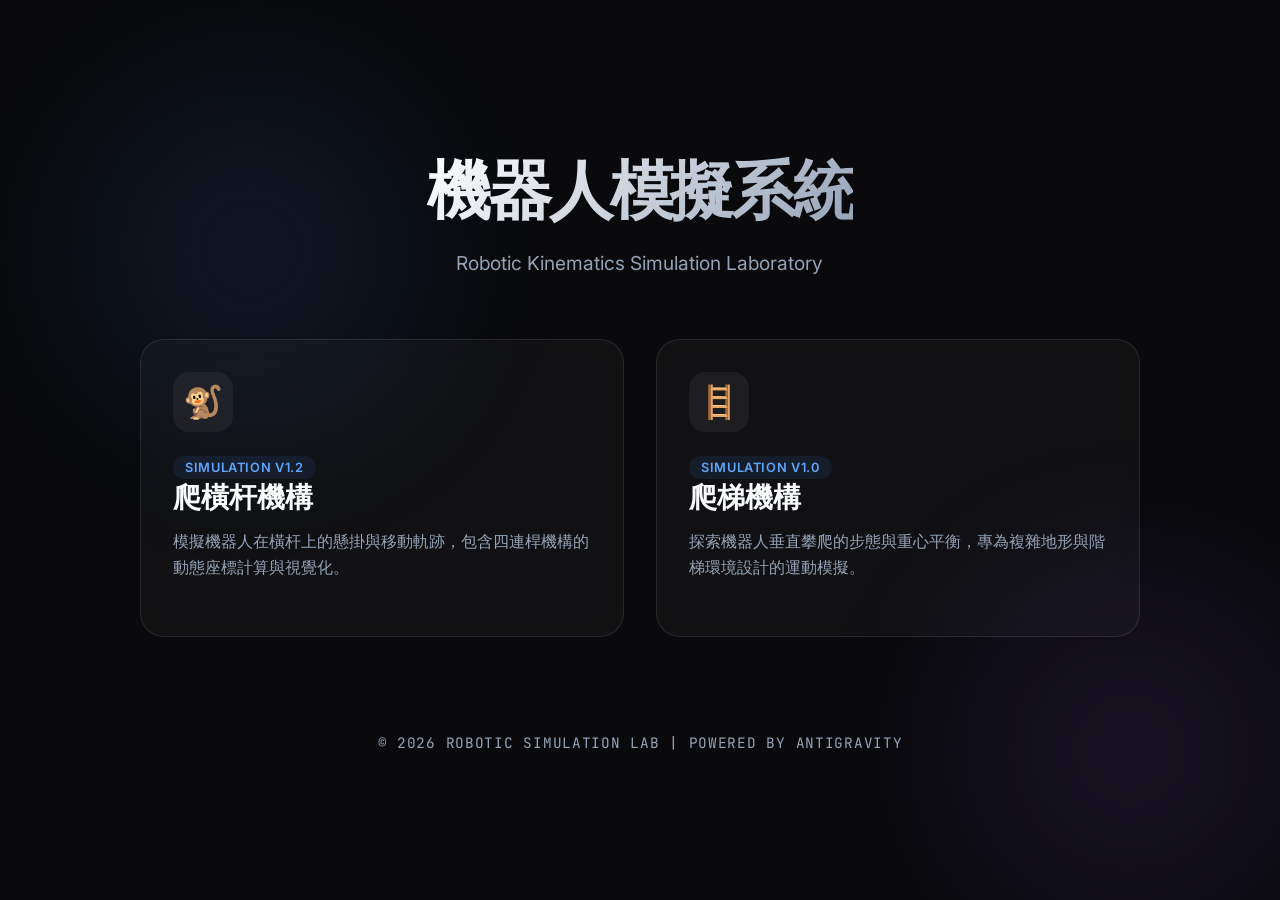
<file: index.html>
<!DOCTYPE html>
<html lang="zh-TW">
<head>
    <meta charset="UTF-8">
    <meta name="viewport" content="width=device-width, initial-scale=1.0">
    <title>機器人模擬系統 | Robotic Simulation System</title>
    <meta name="description" content="探索先進的二足與多足機器人運動學模擬，包含爬橫杆與爬梯機構。">
    <link rel="stylesheet" href="index.css">
</head>
<body>
    <div class="bg-blobs">
        <div class="blob"></div>
        <div class="blob blob-2"></div>
    </div>

    <header>
        <h1>機器人模擬系統</h1>
        <p class="subtitle">Robotic Kinematics Simulation Laboratory</p>
    </header>

    <main class="grid">
        <a href="爬橫杆/mechanism.html" class="card" id="sim-monkey-bars">
            <div class="card-icon">🐒</div>
            <div class="tag">Simulation v1.2</div>
            <h2>爬橫杆機構</h2>
            <p>模擬機器人在橫杆上的懸掛與移動軌跡，包含四連桿機構的動態座標計算與視覺化。</p>
            <div class="arrow">→</div>
        </a>

        <a href="爬梯/mechanism.html" class="card" id="sim-ladder">
            <div class="card-icon">🪜</div>
            <div class="tag">Simulation v1.0</div>
            <h2>爬梯機構</h2>
            <p>探索機器人垂直攀爬的步態與重心平衡，專為複雜地形與階梯環境設計的運動模擬。</p>
            <div class="arrow">→</div>
        </a>
    </main>

    <footer>
        &copy; 2026 ROBOTIC SIMULATION LAB | POWERED BY ANTIGRAVITY
    </footer>

    <script>
        // Subtle parallax effect on mouse move
        document.addEventListener('mousemove', (e) => {
            const x = e.clientX / window.innerWidth;
            const y = e.clientY / window.innerHeight;
            
            const blobs = document.querySelectorAll('.blob');
            blobs.forEach((blob, index) => {
                const speed = (index + 1) * 20;
                blob.style.transform = `translate(${x * speed}px, ${y * speed}px)`;
            });
        });
    </script>
</body>
</html>
</file>
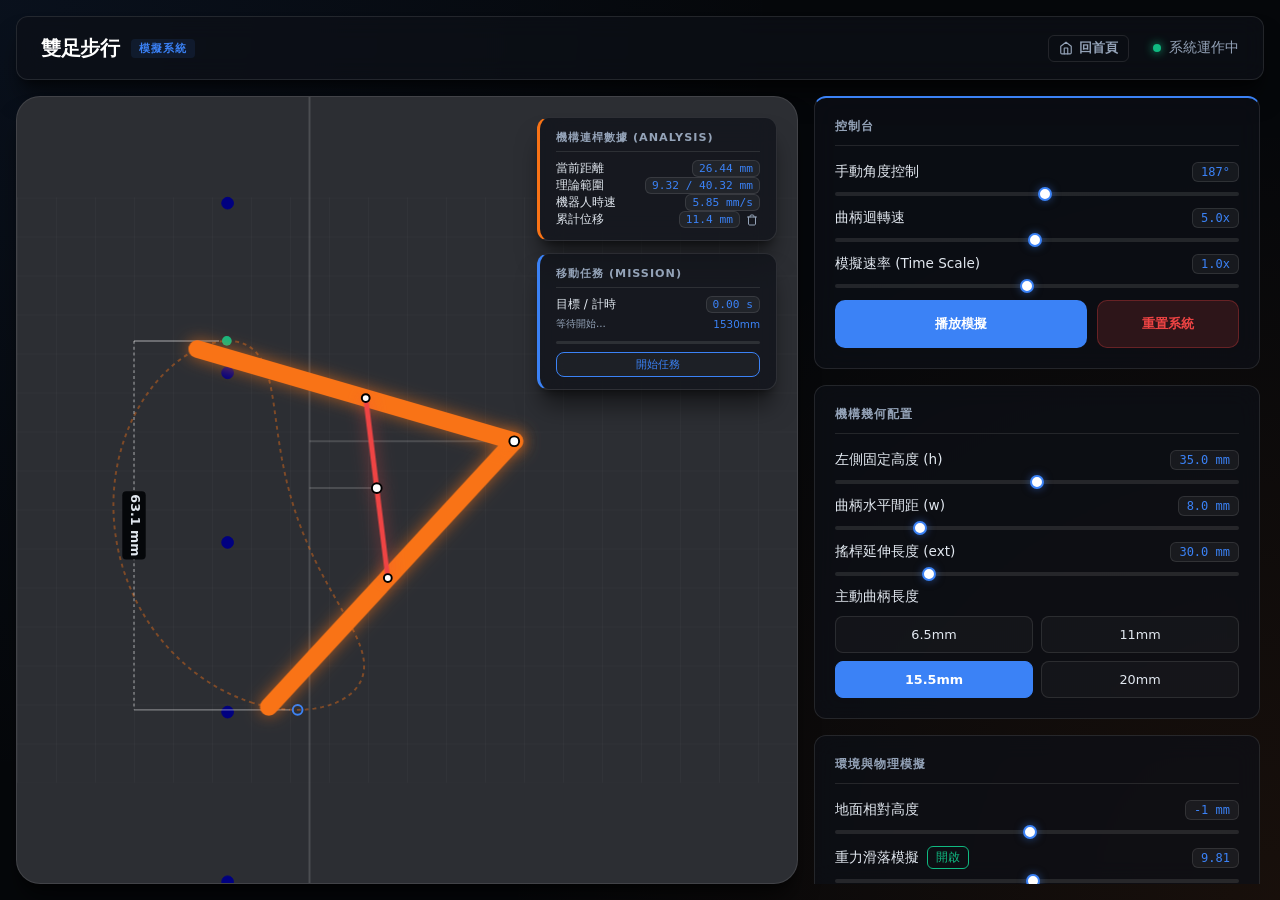
<file: 爬梯/mechanism.html>
<!DOCTYPE html>
<html lang="zh-TW">

<head>
    <meta charset="UTF-8">
    <meta name="viewport" content="width=device-width, initial-scale=1.0">
    <title>雙足步行模擬 | 工程儀表板</title>
    <style>
        :root {
            --bg-color: #05070a;
            --card-bg: rgba(13, 17, 23, 0.7);
            --surface: rgba(255, 255, 255, 0.03);
            --surface-hover: rgba(255, 255, 255, 0.06);
            --border: rgba(255, 255, 255, 0.1);
            --text-main: #e2e8f0;
            --text-muted: #94a3b8;
            --primary: #3b82f6;
            --primary-glow: rgba(59, 130, 246, 0.5);
            --accent-red: #ef4444;
            --accent-orange: #f97316;
            --accent-green: #10b981;
            --radius-lg: 24px;
            --radius-md: 12px;
            --shadow-xl: 0 20px 25px -5px rgba(0, 0, 0, 0.5), 0 8px 10px -6px rgba(0, 0, 0, 0.5);
        }

        * {
            box-sizing: border-box;
            margin: 0;
            padding: 0;
            font-family: 'Inter', "Microsoft JhengHei", system-ui, -apple-system, sans-serif;
        }

        body {
            background-color: var(--bg-color);
            color: var(--text-main);
            height: 100vh;
            overflow: hidden;
            background-image:
                radial-gradient(circle at 0% 0%, rgba(59, 130, 246, 0.08) 0%, transparent 50%),
                radial-gradient(circle at 100% 100%, rgba(249, 115, 22, 0.08) 0%, transparent 50%);
        }

        .app-shell {
            display: grid;
            grid-template-columns: 1fr 450px;
            grid-template-rows: 64px 1fr;
            height: 100vh;
            padding: 16px;
            gap: 16px;
        }

        header {
            grid-column: 1 / -1;
            background: var(--card-bg);
            backdrop-filter: blur(12px);
            border: 1px solid var(--border);
            border-radius: var(--radius-md);
            display: flex;
            align-items: center;
            justify-content: space-between;
            padding: 0 24px;
            box-shadow: var(--shadow-xl);
        }

        .logo {
            display: flex;
            align-items: center;
            gap: 12px;
            font-weight: 700;
            font-size: 1.25rem;
            letter-spacing: -0.5px;
            color: #fff;
        }

        .logo span {
            color: var(--primary);
            text-transform: uppercase;
            font-size: 0.7rem;
            background: rgba(59, 130, 246, 0.1);
            padding: 2px 8px;
            border-radius: 4px;
            letter-spacing: 1px;
        }

        .status-indicators {
            display: flex;
            gap: 24px;
        }

        .status-item {
            display: flex;
            align-items: center;
            gap: 8px;
            font-size: 0.85rem;
            color: var(--text-muted);
        }

        .dot {
            width: 8px;
            height: 8px;
            border-radius: 50%;
            background: var(--accent-green);
            box-shadow: 0 0 10px var(--accent-green);
        }

        .dot.jammed {
            background: var(--accent-red);
            box-shadow: 0 0 10px var(--accent-red);
            animation: pulse 1s infinite;
        }

        @keyframes pulse {
            0% {
                opacity: 1;
            }

            50% {
                opacity: 0.4;
            }

            100% {
                opacity: 1;
            }
        }

        .viewport-container {
            position: relative;
            background: #2c2e33;
            border: 1px solid var(--border);
            border-radius: var(--radius-lg);
            overflow: hidden;
            box-shadow: var(--shadow-xl);
        }

        #mechanism-svg {
            width: 100%;
            height: 100%;
            display: block;
        }

        .sidebar {
            display: flex;
            flex-direction: column;
            gap: 16px;
            overflow-y: auto;
            padding-right: 4px;
            max-height: 100%;
        }

        .sidebar::-webkit-scrollbar {
            width: 4px;
        }

        .sidebar::-webkit-scrollbar-thumb {
            background: var(--border);
            border-radius: 10px;
        }

        .card {
            background: var(--card-bg);
            backdrop-filter: blur(12px);
            border: 1px solid var(--border);
            border-radius: var(--radius-md);
            padding: 20px;
            display: flex;
            flex-direction: column;
            gap: 12px;
        }

        .card-header {
            font-size: 0.75rem;
            font-weight: 700;
            color: var(--text-muted);
            text-transform: uppercase;
            letter-spacing: 1px;
            border-bottom: 1px solid var(--border);
            padding-bottom: 10px;
            margin-bottom: 4px;
            display: flex;
            justify-content: space-between;
        }

        .control-item {
            display: flex;
            flex-direction: column;
            gap: 10px;
        }

        .control-label-row {
            display: flex;
            justify-content: space-between;
            align-items: center;
        }

        .control-label {
            font-size: 0.85rem;
            color: var(--text-main);
            font-weight: 500;
        }

        .badge {
            background: rgba(255, 255, 255, 0.05);
            border: 1px solid var(--border);
            padding: 2px 8px;
            border-radius: 6px;
            font-family: 'JetBrains Mono', monospace;
            font-size: 0.75rem;
            color: var(--primary);
        }

        input[type="range"] {
            -webkit-appearance: none;
            height: 4px;
            background: rgba(255, 255, 255, 0.1);
            border-radius: 2px;
            width: 100%;
        }

        input[type="range"]::-webkit-slider-thumb {
            -webkit-appearance: none;
            width: 14px;
            height: 14px;
            background: #fff;
            border-radius: 50%;
            cursor: pointer;
            border: 2px solid var(--primary);
            box-shadow: 0 0 8px var(--primary-glow);
            transition: all 0.2s;
        }

        input[type="range"]::-webkit-slider-thumb:hover {
            transform: scale(1.2);
            box-shadow: 0 0 12px var(--primary-glow);
        }

        .button-grid {
            display: grid;
            grid-template-columns: repeat(2, 1fr);
            gap: 8px;
        }

        .crank-btn {
            background: rgba(255, 255, 255, 0.03);
            border: 1px solid var(--border);
            color: var(--text-main);
            padding: 10px;
            border-radius: 8px;
            font-size: 0.8rem;
            cursor: pointer;
            transition: all 0.2s;
            text-align: center;
        }

        .crank-btn:hover {
            background: rgba(255, 255, 255, 0.08);
            border-color: rgba(255, 255, 255, 0.2);
        }

        .crank-btn.active {
            background: var(--primary);
            border-color: var(--primary);
            color: #fff;
            font-weight: 600;
        }

        .playback-card {
            border-top: 2px solid var(--primary);
        }

        .action-row {
            display: flex;
            gap: 10px;
        }

        .btn-primary {
            flex: 2;
            background: var(--primary);
            border: none;
            color: #fff;
            padding: 14px;
            border-radius: 10px;
            font-weight: 700;
            cursor: pointer;
            display: flex;
            align-items: center;
            justify-content: center;
            gap: 8px;
            transition: transform 0.1s;
        }

        .btn-primary:active {
            transform: scale(0.98);
        }

        .btn-secondary {
            flex: 1;
            background: rgba(239, 68, 68, 0.15);
            border: 1px solid rgba(239, 68, 68, 0.3);
            color: var(--accent-red);
            padding: 14px;
            border-radius: 10px;
            font-weight: 600;
            cursor: pointer;
        }

        .btn-primary.paused {
            background: #1d4ed8;
        }

        .base-line {
            stroke: rgba(255, 255, 255, 0.15);
            stroke-width: 2;
        }

        .red-line {
            stroke: var(--accent-red);
            stroke-width: 5;
            stroke-linecap: round;
            filter: drop-shadow(0 0 8px rgba(239, 68, 68, 0.6));
        }

        .orange-line {
            stroke: var(--accent-orange);
            stroke-width: 18;
            stroke-linecap: round;
            filter: drop-shadow(0 0 8px rgba(249, 115, 22, 0.6));
        }

        .pivot {
            fill: #fff;
            stroke: #000;
            stroke-width: 2;
        }

        /* HUD Styles */
        .simulation-hud {
            position: absolute;
            top: 20px;
            right: 20px;
            display: flex;
            flex-direction: column;
            gap: 12px;
            z-index: 10;
        }

        .hud-card {
            background: rgba(13, 17, 23, 0.7);
            backdrop-filter: blur(12px);
            border: 1px solid var(--border);
            border-radius: var(--radius-md);
            padding: 12px 16px;
            width: 240px;
            box-shadow: var(--shadow-xl);
            pointer-events: auto;
        }

        .hud-card .card-header {
            font-size: 0.7rem;
            margin-bottom: 8px;
            padding-bottom: 6px;
        }

        .hud-card .control-item {
            gap: 6px;
        }

        .hud-card .badge {
            font-size: 0.7rem;
            padding: 1px 6px;
        }
    </style>
</head>

<body>
    <div class="app-shell">
        <header>
            <div class="logo">
                雙足步行 <span>模擬系統</span>
            </div>
            <div class="status-indicators">
                <a href="../index.html" style="text-decoration: none; color: var(--text-muted); font-size: 0.8rem; font-weight: 600; padding: 4px 10px; border: 1px solid var(--border); border-radius: 6px; transition: all 0.2s; display: flex; align-items: center; gap: 6px;" onmouseover="this.style.borderColor='var(--primary)'; this.style.color='var(--primary)'" onmouseout="this.style.borderColor='var(--border)'; this.style.color='var(--text-muted)'">
                    <svg width="14" height="14" viewBox="0 0 24 24" fill="none" stroke="currentColor" stroke-width="2" stroke-linecap="round" stroke-linejoin="round"><path d="M3 9l9-7 9 7v11a2 2 0 0 1-2 2H5a2 2 0 0 1-2-2z"></path><polyline points="9 22 9 12 15 12 15 22"></polyline></svg>
                    回首頁
                </a>
                <div class="status-item">
                    <div id="status-dot" class="dot"></div>
                    <span id="status-text">系統運作中</span>
                </div>
            </div>
        </header>

        <div class="viewport-container">
            <svg viewBox="0 0 800 600" id="mechanism-svg">
                <defs>
                    <pattern id="grid" width="40" height="40" patternUnits="userSpaceOnUse">
                        <path d="M 40 0 L 0 0 0 40" fill="none" stroke="rgba(255,255,255,0.05)" stroke-width="1" />
                    </pattern>
                </defs>
                <rect width="100%" height="100%" fill="url(#grid)" />

                <g id="master-rotation" transform="rotate(90, 400, 300)">
                    <g id="world-group">
                        <g id="bottom-holes"></g>
                    </g>

                    <line id="base-body-line" x1="-2000" y1="400" x2="2000" y2="400" class="base-line" />
                    <line id="left-line" x1="350" y1="190" x2="350" y2="400" class="base-line" />
                    <line id="right-line" x1="398" y1="331" x2="398" y2="400" class="base-line" />

                    <path id="trajectory-path" fill="none" stroke="rgba(249, 115, 22, 0.4)" stroke-width="2"
                        stroke-dasharray="4 4" />
                    <circle id="point-leftmost" r="5" fill="#10b981" />
                    <circle id="point-rightmost" r="5" fill="none" stroke="#3b82f6" stroke-width="2" />

                    <g id="dimension-group">
                        <line id="dimension-line" stroke="rgba(255, 255, 255, 0.4)" stroke-width="1.5"
                            stroke-dasharray="3 3" />
                        <line id="dimension-tick-left" stroke="rgba(255, 255, 255, 0.4)" stroke-width="1.5" />
                        <line id="dimension-tick-right" stroke="rgba(255, 255, 255, 0.4)" stroke-width="1.5" />
                        <rect id="dimension-bg" fill="var(--bg-color)" rx="4" />
                        <text id="dimension-text" fill="var(--text-main)" font-size="13" font-family="monospace"
                            font-weight="bold" text-anchor="middle" dominant-baseline="middle">0 mm</text>
                    </g>

                    <g id="mechanism">
                        <line id="orange-lever-2" class="orange-line" />
                        <line id="red-crank-2" class="red-line" />
                        <line id="orange-lever" class="orange-line" />
                        <line id="red-crank" class="red-line" />

                        <circle id="pivot-left" r="5" class="pivot" />
                        <circle id="pivot-right" r="5" class="pivot" />
                        <circle id="pivot-moving-2" r="4" class="pivot" fill="var(--accent-red)" />
                        <circle id="pivot-moving" r="4" class="pivot" fill="var(--accent-red)" />
                    </g>
                </g>
            </svg>

            <!-- Floating HUD -->
            <div class="simulation-hud">
                <!-- Orange Analysis Box -->
                <div class="hud-card" style="border-left: 3px solid var(--accent-orange);">
                    <div class="card-header">機構連桿數據 (Analysis)</div>
                    <div class="control-item">
                        <div class="control-label-row">
                            <span class="control-label" style="font-size: 0.75rem;">當前距離</span>
                            <span class="badge" id="current-d-val">--</span>
                        </div>
                    </div>
                    <div class="control-item">
                        <div class="control-label-row">
                            <span class="control-label" style="font-size: 0.75rem;">理論範圍</span>
                            <span class="badge" id="d-range-val">--</span>
                        </div>
                    </div>
                    <div class="control-item">
                        <div class="control-label-row">
                            <span class="control-label" style="font-size: 0.75rem;">機器人時速</span>
                            <span class="badge" id="robot-speed-val">0.00 mm/s</span>
                        </div>
                    </div>
                    <div class="control-item">
                        <div class="control-label-row">
                            <span class="control-label" style="font-size: 0.75rem;">累計位移</span>
                            <div style="display: flex; align-items: center; gap: 4px;">
                                <span class="badge" id="robot-dist-val">0.0 mm</span>
                                <button id="clear-dist-btn" title="清除位移" style="background: none; border: none; color: var(--text-muted); cursor: pointer; display: flex; align-items: center; padding: 2px; transition: color 0.2s;" onmouseover="this.style.color='var(--accent-red)'" onmouseout="this.style.color='var(--text-muted)'">
                                    <svg width="12" height="12" viewBox="0 0 24 24" fill="none" stroke="currentColor" stroke-width="2" stroke-linecap="round" stroke-linejoin="round"><path d="M3 6h18"></path><path d="M19 6v14c0 1-1 2-2 2H7c-1 0-2-1-2-2V6"></path><path d="M8 6V4c0-1 1-2 2-2h4c1 0 2 1 2 2v2"></path></svg>
                                </button>
                            </div>
                        </div>
                    </div>
                </div>

                <!-- Blue Mission Box -->
                <div class="hud-card" style="border-left: 3px solid var(--primary);">
                    <div class="card-header">移動任務 (Mission)</div>
                    <div class="control-item" style="margin-bottom: 4px;">
                        <div class="control-label-row">
                            <span class="control-label" style="font-size: 0.75rem;">目標 / 計時</span>
                            <span class="badge" id="mission-timer">0.00 s</span>
                        </div>
                    </div>
                    <div class="control-item">
                        <div style="display: flex; justify-content: space-between; align-items: center; margin-bottom: 4px;">
                            <span id="mission-status" style="font-size: 0.65rem; color: var(--text-muted);">等待開始...</span>
                            <span style="font-size: 0.65rem; color: var(--primary);">1530mm</span>
                        </div>
                        <div style="height: 3px; background: rgba(255,255,255,0.1); border-radius: 2px; overflow: hidden;">
                            <div id="mission-progress-bar" style="width: 0%; height: 100%; background: var(--primary); transition: width 0.3s;"></div>
                        </div>
                    </div>
                    <button id="start-mission-btn" class="crank-btn" style="margin-top: 8px; width: 100%; padding: 4px; font-size: 0.7rem; border-color: var(--primary); color: var(--primary);">開始任務</button>
                </div>
            </div>
        </div>

        <aside class="sidebar">
            <div class="card playback-card">
                <div class="card-header">控制台</div>

                <div class="control-item">
                    <div class="control-label-row">
                        <label class="control-label">手動角度控制</label>
                        <span class="badge" id="angle-val">187°</span>
                    </div>
                    <input type="range" id="angle-slider" min="0" max="360" value="187" step="1">
                </div>

                <div class="control-item">
                    <div class="control-label-row">
                        <label class="control-label">曲柄迴轉速</label>
                        <span class="badge" id="speed-val">5.0x</span>
                    </div>
                    <input type="range" id="speed-slider" min="0.1" max="10" value="5" step="0.1">
                </div>

                <div class="control-item">
                    <div class="control-label-row">
                        <label class="control-label">模擬速率 (Time Scale)</label>
                        <span class="badge" id="timescale-val">1.0x</span>
                    </div>
                    <input type="range" id="timescale-slider" min="0.1" max="2.0" value="1.0" step="0.1">
                </div>

                <div class="action-row">
                    <button id="play-pause-btn" class="btn-primary">播放模擬</button>
                    <button id="reset-btn" class="btn-secondary">重置系統</button>
                </div>
            </div>

            <div class="card">
                <div class="card-header">機構幾何配置</div>

                <div class="control-item">
                    <div class="control-label-row">
                        <label class="control-label">左側固定高度 (h)</label>
                        <span class="badge" id="height-val">35.0 mm</span>
                    </div>
                    <input type="range" id="height-slider" min="10" max="60" value="35" step="0.5">
                </div>

                <div class="control-item">
                    <div class="control-label-row">
                        <label class="control-label">曲柄水平間距 (w)</label>
                        <span class="badge" id="width-val">8.0 mm</span>
                    </div>
                    <input type="range" id="width-slider" min="0" max="40" value="8" step="0.5">
                </div>

                <div class="control-item">
                    <div class="control-label-row">
                        <label class="control-label">搖桿延伸長度 (ext)</label>
                        <span class="badge" id="extension-val">30.0 mm</span>
                    </div>
                    <input type="range" id="extension-slider" min="10" max="100" value="30" step="1">
                </div>

                <div class="control-item">
                    <label class="control-label">主動曲柄長度</label>
                    <div class="button-grid" id="crank-buttons">
                        <div class="crank-btn" data-val="6.5">6.5mm</div>
                        <div class="crank-btn" data-val="11">11mm</div>
                        <div class="crank-btn active" data-val="15.5">15.5mm</div>
                        <div class="crank-btn" data-val="20">20mm</div>
                    </div>
                </div>
            </div>

            <div class="card">
                <div class="card-header">環境與物理模擬</div>

                <div class="control-item">
                    <div class="control-label-row">
                        <label class="control-label">地面相對高度</label>
                        <span class="badge" id="ground-y-val">-1 mm</span>
                    </div>
                    <input type="range" id="ground-y-slider" min="-30" max="30" value="-1" step="1">
                </div>

                <div class="control-item">
                    <div class="control-label-row">
                        <div style="display: flex; align-items: center; gap: 8px;">
                            <label class="control-label">重力滑落模擬</label>
                            <button id="gravity-toggle-btn" class="badge"
                                style="cursor:pointer; border:1px solid var(--accent-green); color:var(--accent-green); background:transparent;">開啟</button>
                        </div>
                        <span class="badge" id="gravity-val">9.81</span>
                    </div>
                    <input type="range" id="gravity-slider" min="0" max="20" value="9.81" step="0.01">
                </div>

                <div class="control-item">
                    <div class="control-label-row">
                        <label class="control-label">運動慣性阻尼</label>
                        <span class="badge" id="damping-val">0.85</span>
                    </div>
                    <input type="range" id="damping-slider" min="0.5" max="0.99" value="0.85" step="0.01">
                </div>
            </div>
        </aside>
    </div>

    <script>
        // DOM Elements
        const redCrank = document.getElementById('red-crank');
        const orangeLever = document.getElementById('orange-lever');
        const redCrank2 = document.getElementById('red-crank-2');
        const orangeLever2 = document.getElementById('orange-lever-2');
        const leftLine = document.getElementById('left-line');
        const rightLine = document.getElementById('right-line');

        const pivotLeft = document.getElementById('pivot-left');
        const pivotRight = document.getElementById('pivot-right');
        const pivotMoving = document.getElementById('pivot-moving');
        const pivotMoving2 = document.getElementById('pivot-moving-2');

        const trajectoryPath = document.getElementById('trajectory-path');
        const pointLeftmost = document.getElementById('point-leftmost');
        const pointRightmost = document.getElementById('point-rightmost');

        const dimLine = document.getElementById('dimension-line');
        const dimTickLeft = document.getElementById('dimension-tick-left');
        const dimTickRight = document.getElementById('dimension-tick-right');
        const dimBg = document.getElementById('dimension-bg');
        const dimText = document.getElementById('dimension-text');

        const worldGroup = document.getElementById('world-group');
        const bottomHolesGroup = document.getElementById('bottom-holes');
        const gridPattern = document.getElementById('grid');

        const statusDot = document.getElementById('status-dot');
        const statusText = document.getElementById('status-text');

        const timescaleSlider = document.getElementById('timescale-slider');
        const timescaleVal = document.getElementById('timescale-val');
        const clearDistBtn = document.getElementById('clear-dist-btn');
        
        let timeScale = 1.0;
        let groundX = 0;
        let groundVelocity = 0; 
        const impulseFactor = 0.4; 

        const dampingSlider = document.getElementById('damping-slider');
        const dampingVal = document.getElementById('damping-val');
        
        let currentDamping = 0.85;

        const heightSlider = document.getElementById('height-slider');
        const widthSlider = document.getElementById('width-slider');
        const extensionSlider = document.getElementById('extension-slider');
        const groundYSlider = document.getElementById('ground-y-slider');
        const gravitySlider = document.getElementById('gravity-slider');
        const gravityToggleBtn = document.getElementById('gravity-toggle-btn');
        const speedSlider = document.getElementById('speed-slider');
        const angleSlider = document.getElementById('angle-slider');
        const playPauseBtn = document.getElementById('play-pause-btn');
        const resetBtn = document.getElementById('reset-btn');

        const heightVal = document.getElementById('height-val');
        const widthVal = document.getElementById('width-val');
        const extensionVal = document.getElementById('extension-val');
        const groundYVal = document.getElementById('ground-y-val');
        const angleVal = document.getElementById('angle-val');
        const gravityVal = document.getElementById('gravity-val');
        const speedVal = document.getElementById('speed-val');
        const currentDVal = document.getElementById('current-d-val');
        const dRangeVal = document.getElementById('d-range-val');
        const robotSpeedVal = document.getElementById('robot-speed-val');
        const robotDistVal = document.getElementById('robot-dist-val');

        const missionTimer = document.getElementById('mission-timer');
        const missionStatus = document.getElementById('mission-status');
        const missionProgressBar = document.getElementById('mission-progress-bar');
        const startMissionBtn = document.getElementById('start-mission-btn');

        let missionActive = false;
        let missionStartTime = 0;
        let missionElapsed = 0;
        let missionStartPos = 0;
        let missionTarget = 1530; // 固定目標為 1530mm，或可視需求調整為動態輸入

        let isPlaying = false;
        const scale = 6;
        const baseY = 400;
        const leftX = 350;
        const rightLineHeight = 11.5 * scale;

        let redPivotX = 398;
        let redPivotY = 331;
        let orangePivotX = 350;
        let orangePivotY = 190;

        const crankButtons = document.querySelectorAll('#crank-buttons .crank-btn');
        let currentCrankValue = 15.5;
        let crankLength = 15.5 * scale;
        let angle = -187 * Math.PI / 180;
        const baseSpeed = 0.025;
        let isGravityEnabled = true;

        crankButtons.forEach(btn => {
            btn.addEventListener('click', (e) => {
                crankButtons.forEach(b => b.classList.remove('active'));
                btn.classList.add('active');
                currentCrankValue = parseFloat(btn.dataset.val);
                updateParameters();
            });
        });

        function updateParameters() {
            const h = parseFloat(heightSlider.value);
            const w = parseFloat(widthSlider.value);
            const ext = parseFloat(extensionSlider.value);
            const c = currentCrankValue;

            heightVal.textContent = h.toFixed(1) + ' mm';
            widthVal.textContent = w.toFixed(1) + ' mm';
            extensionVal.textContent = ext.toFixed(1) + ' mm';
            crankLength = c * scale;

            orangePivotY = baseY - (h * scale);
            redPivotX = leftX + (w * scale);
            redPivotY = baseY - rightLineHeight;

            leftLine.setAttribute('y1', orangePivotY);
            rightLine.setAttribute('x1', redPivotX);
            rightLine.setAttribute('x2', redPivotX);
            rightLine.setAttribute('y1', redPivotY);

            pivotLeft.setAttribute('cy', orangePivotY);
            pivotLeft.setAttribute('cx', orangePivotX);
            pivotRight.setAttribute('cx', redPivotX);
            pivotRight.setAttribute('cy', redPivotY);

            let pathData = "";
            let minX = Infinity, minX_Y = 0;
            let maxX = -Infinity, maxX_Y = 0;
            let maxY = -Infinity;
            const steps = 180;
            const extPx = ext * scale;

            for (let i = 0; i <= steps; i++) {
                let theta = (i / steps) * Math.PI * 2;
                let cEndX = redPivotX + crankLength * Math.cos(theta);
                let cEndY = redPivotY + crankLength * Math.sin(theta);
                let dx = cEndX - orangePivotX;
                let dy = cEndY - orangePivotY;
                let dist = Math.sqrt(dx * dx + dy * dy);
                let lEndX = cEndX + (dx / dist) * extPx;
                let lEndY = cEndY + (dy / dist) * extPx;

                if (i === 0) pathData += `M ${lEndX} ${lEndY} `;
                else pathData += `L ${lEndX} ${lEndY} `;

                if (lEndX < minX) { minX = lEndX; minX_Y = lEndY; }
                if (lEndX > maxX) { maxX = lEndX; maxX_Y = lEndY; }
                if (lEndY > maxY) { maxY = lEndY; }
            }

            trajectoryPath.setAttribute('d', pathData);
            pointLeftmost.setAttribute('cx', minX);
            pointLeftmost.setAttribute('cy', minX_Y);
            pointRightmost.setAttribute('cx', maxX);
            pointRightmost.setAttribute('cy', maxX_Y);

            const horizontalDistMm = (maxX - minX) / scale;
            const dimY = Math.min(maxY + 35, 580);
            dimLine.setAttribute('x1', minX); dimLine.setAttribute('x2', maxX);
            dimLine.setAttribute('y1', dimY); dimLine.setAttribute('y2', dimY);
            dimTickLeft.setAttribute('x1', minX); dimTickLeft.setAttribute('x2', minX);
            dimTickLeft.setAttribute('y1', minX_Y + 8); dimTickLeft.setAttribute('y2', dimY);
            dimTickRight.setAttribute('x1', maxX); dimTickRight.setAttribute('x2', maxX);
            dimTickRight.setAttribute('y1', maxX_Y + 8); dimTickRight.setAttribute('y2', dimY);

            const midX = (minX + maxX) / 2;
            dimText.textContent = horizontalDistMm.toFixed(1) + ' mm';
            dimText.setAttribute('x', midX);
            dimText.setAttribute('y', dimY);
            dimBg.setAttribute('x', midX - 35); dimBg.setAttribute('y', dimY - 12);
            dimBg.setAttribute('width', 70); dimBg.setAttribute('height', 24);

            // 更新理論範圍數據
            const distOR = Math.sqrt((redPivotX - orangePivotX)**2 + (redPivotY - orangePivotY)**2) / scale;
            const minD = Math.abs(distOR - currentCrankValue);
            const maxD = distOR + currentCrankValue;
            dRangeVal.textContent = `${minD.toFixed(2)} / ${maxD.toFixed(2)} mm`;
        }

        heightSlider.addEventListener('input', updateParameters);
        widthSlider.addEventListener('input', updateParameters);
        extensionSlider.addEventListener('input', updateParameters);
        groundYSlider.addEventListener('input', () => groundYVal.textContent = groundYSlider.value + ' mm');
        gravitySlider.addEventListener('input', () => gravityVal.textContent = parseFloat(gravitySlider.value).toFixed(1));
        speedSlider.addEventListener('input', () => speedVal.textContent = parseFloat(speedSlider.value).toFixed(1) + 'x');
        dampingSlider.addEventListener('input', () => {
            currentDamping = parseFloat(dampingSlider.value);
            dampingVal.textContent = currentDamping.toFixed(2);
        });

        timescaleSlider.addEventListener('input', () => {
            timeScale = parseFloat(timescaleSlider.value);
            timescaleVal.textContent = timeScale.toFixed(1) + 'x';
        });

        clearDistBtn.addEventListener('click', () => {
            groundX = 0;
            groundVelocity = 0;
            missionStartPos = 0;
            if (missionActive) {
                missionStartTime = performance.now(); // 重置任務計時
            }
        });

        gravityToggleBtn.addEventListener('click', () => {
            isGravityEnabled = !isGravityEnabled;
            gravityToggleBtn.textContent = isGravityEnabled ? '開啟' : '關閉';
            gravityToggleBtn.style.color = isGravityEnabled ? 'var(--accent-green)' : 'var(--text-muted)';
            gravityToggleBtn.style.borderColor = isGravityEnabled ? 'var(--accent-green)' : 'var(--border)';
        });

        angleSlider.addEventListener('input', (e) => {
            isPlaying = false;
            updatePlayButtonUI();
            let deg = parseFloat(e.target.value);
            angle = -deg * Math.PI / 180;
            angleVal.textContent = Math.round(deg) + '°';
        });

        playPauseBtn.addEventListener('click', () => {
            isPlaying = !isPlaying;
            updatePlayButtonUI();
        });

        function updatePlayButtonUI() {
            playPauseBtn.textContent = isPlaying ? '暫停模擬' : '播放模擬';
            playPauseBtn.classList.toggle('paused', !isPlaying);
            if (!isJammedGlobal) {
                statusText.textContent = isPlaying ? '系統運作中' : '系統已暫停';
                statusText.style.color = isPlaying ? 'var(--accent-green)' : 'var(--text-muted)';
            }
        }

        resetBtn.addEventListener('click', () => {
            angle = -187 * Math.PI / 180;
            angleSlider.value = 187;
            angleVal.textContent = '187°';
            speedSlider.value = 5;
            speedVal.textContent = '5.0x';
            groundYSlider.value = -1;
            groundYVal.textContent = '-1 mm';
            gravitySlider.value = 9.81;
            gravityVal.textContent = '9.81';
            timescaleSlider.value = 1.0;
            timescaleVal.textContent = '1.0x';
            timeScale = 1.0;
            dampingSlider.value = 0.85;
            dampingVal.textContent = '0.85';
            currentDamping = 0.85;
            groundX = 0;
            groundVelocity = 0;
            isPlaying = false;
            isJammedGlobal = false;
            statusDot.classList.remove('jammed');
            updatePlayButtonUI();
        });

        startMissionBtn.addEventListener('click', () => {
            missionActive = true;
            missionStartTime = performance.now();
            missionStartPos = Math.abs(groundX) / scale;
            missionTarget = 1530; 
            missionStatus.textContent = "任務執行中...";
            missionStatus.style.color = "var(--primary)";
            missionProgressBar.style.background = "var(--primary)";
            isPlaying = true;
            updatePlayButtonUI();
        });

        function updateGround() {
            worldGroup.setAttribute('transform', `translate(${groundX}, 0)`);
            const pegSpacing = 29 * scale;
            const Cy = baseY + 13 * scale - parseFloat(groundYSlider.value) * scale;

            const minVisibleX = -groundX - 100;
            const maxVisibleX = 800 - groundX + 100;
            const startIdx = Math.floor(minVisibleX / pegSpacing);
            const endIdx = Math.ceil(maxVisibleX / pegSpacing);

            let html = '';
            for (let i = startIdx; i <= endIdx; i++) {
                html += `<circle cx="${i * pegSpacing}" cy="${Cy}" r="${1 * scale}" fill="navy" stroke="navy" stroke-width="1" />`;
            }
            bottomHolesGroup.innerHTML = html;
        }

        let isJammedGlobal = false;
        let accumulator = 0;
        const fixedDt = 1 / 240; // 固定物理步長，提供高精度模擬

        function physicsUpdate(dt) {
            // 1. 基礎物理應用
            groundX += groundVelocity * dt * 60; // 乘以 60 是為了維持原本以 frame 為單位的數值比例
            
            // 阻尼計算：使用指數形式確保 dt 變動時阻尼感一致
            const stepDamping = Math.pow(currentDamping, dt * 60);
            let activeDamping = stepDamping;
            if (isJammedGlobal) activeDamping *= Math.pow(0.5, dt * 60); 
            
            groundVelocity *= activeDamping;

            // 2. 重力影響
            if (isGravityEnabled) {
                const gValue = parseFloat(gravitySlider.value) || 0;
                const gravityAccPx = gValue * (6000 / 3600); 
                groundVelocity -= gravityAccPx * 0.02 * dt * 60; 
            }

            // 3. 機構運作更新
            if (isPlaying) {
                const rotationSpeed = baseSpeed * (parseFloat(speedSlider.value) || 1.0) * 60;
                angle -= rotationSpeed * dt;
            }

            const calcLeg = (a) => {
                const cx = redPivotX + crankLength * Math.cos(a);
                const cy = redPivotY + crankLength * Math.sin(a);
                const dx = cx - orangePivotX, dy = cy - orangePivotY;
                const d = Math.sqrt(dx * dx + dy * dy);
                const ex = cx + (dx / d) * parseFloat(extensionSlider.value) * scale;
                const ey = cy + (dy / d) * parseFloat(extensionSlider.value) * scale;
                return { cx, cy, ex, ey };
            };

            const l1 = calcLeg(angle), l2 = calcLeg(angle + Math.PI);
            
            // 更新位置與實時數據
            const dx = l1.cx - orangePivotX, dy = l1.cy - orangePivotY;
            const currentD = Math.sqrt(dx * dx + dy * dy) / scale;
            currentDVal.textContent = `${currentD.toFixed(2)} mm`;

            redCrank.setAttribute('x1', redPivotX); redCrank.setAttribute('y1', redPivotY);
            redCrank.setAttribute('x2', l1.cx); redCrank.setAttribute('y2', l1.cy);
            orangeLever.setAttribute('x1', orangePivotX); orangeLever.setAttribute('y1', orangePivotY);
            orangeLever.setAttribute('x2', l1.ex); orangeLever.setAttribute('y2', l1.ey);
            pivotMoving.setAttribute('cx', l1.cx); pivotMoving.setAttribute('cy', l1.cy);

            redCrank2.setAttribute('x1', redPivotX); redCrank2.setAttribute('y1', redPivotY);
            redCrank2.setAttribute('x2', l2.cx); redCrank2.setAttribute('y2', l2.cy);
            orangeLever2.setAttribute('x1', orangePivotX); orangeLever2.setAttribute('y1', orangePivotY);
            orangeLever2.setAttribute('x2', l2.ex); orangeLever2.setAttribute('y2', l2.ey);
            pivotMoving2.setAttribute('cx', l2.cx); pivotMoving2.setAttribute('cy', l2.cy);

            // 4. 碰撞偵測 (與原本邏輯相同，但使用固定 dt)
            const Reff = 2.45 * scale;
            const pegSpacing = 29 * scale;
            const Cy = baseY + 13 * scale - parseFloat(groundYSlider.value) * scale;
            let pushL = 0, pushR = 0;

            [l1, l2].forEach(leg => {
                const lx = leg.ex - orangePivotX, ly = leg.ey - orangePivotY;
                const len = Math.sqrt(lx * lx + ly * ly);
                const cIdx = Math.round((leg.ex - groundX) / pegSpacing);
                for (let i = cIdx - 1; i <= cIdx + 1; i++) {
                    const cxScreen = i * pegSpacing + groundX;
                    const dxC = cxScreen - orangePivotX, dyC = Cy - orangePivotY;
                    let t = (dxC * lx + dyC * ly) / (len * len);
                    t = Math.max(0, Math.min(1, t));
                    const clX = orangePivotX + t * lx, clY = orangePivotY + t * ly;
                    const d2 = (cxScreen - clX) ** 2 + (Cy - clY) ** 2;
                    if (d2 < Reff * Reff) {
                        if (t < 1) {
                            if (ly > 0) {
                                const req = orangePivotX + (lx / ly) * (Cy - orangePivotY) + (cxScreen <= clX ? -1 : 1) * Reff * (len / ly);
                                if (cxScreen <= clX) pushL = Math.max(pushL, cxScreen - req);
                                else pushR = Math.max(pushR, req - cxScreen);
                            }
                        } else {
                            const dr = Math.sqrt(Math.max(0, Reff * Reff - (Cy - leg.ey) ** 2));
                            if (cxScreen <= leg.ex) pushL = Math.max(pushL, cxScreen - (leg.ex - dr));
                            else pushR = Math.max(pushR, (leg.ex + dr) - cxScreen);
                        }
                    }
                }
            });

            isJammedGlobal = (pushL > 0.1 && pushR > 0.1) || pushL > 30 || pushR > 30;
            const svgEl = document.getElementById('mechanism-svg');

            if (isJammedGlobal) {
                statusDot.classList.add('jammed');
                statusText.textContent = '機構卡死警告';
                statusText.style.color = 'var(--accent-red)';
                svgEl.style.filter = "drop-shadow(0 0 30px rgba(239, 68, 68, 0.8))";
                groundVelocity = 0;
                if (isPlaying) {
                    isPlaying = false;
                    updatePlayButtonUI();
                }
            } else {
                statusDot.classList.remove('jammed');
                svgEl.style.filter = "none";
                if (pushL > 0) {
                    groundX -= pushL;
                    groundVelocity -= pushL * impulseFactor;
                } else if (pushR > 0) {
                    groundX += pushR;
                    groundVelocity += pushR * impulseFactor;
                }
            }

            // 更新顯示數據與任務邏輯
            const speedMmPerS = Math.abs(groundVelocity) * 60 / scale;
            robotSpeedVal.textContent = `${speedMmPerS.toFixed(2)} mm/s`;
            const currentTotalDist = Math.abs(groundX) / scale;
            robotDistVal.textContent = `${currentTotalDist.toFixed(1)} mm`;

            if (missionActive) {
                const moved = currentTotalDist - missionStartPos;
                const progress = Math.min(100, (moved / missionTarget) * 100);
                missionProgressBar.style.width = progress + "%";
                missionElapsed = (performance.now() - missionStartTime) / 1000;
                missionTimer.textContent = missionElapsed.toFixed(2) + " s";
                if (moved >= missionTarget) {
                    missionActive = false;
                    isPlaying = false;
                    updatePlayButtonUI();
                    missionStatus.textContent = "任務完成！";
                    missionStatus.style.color = "var(--accent-green)";
                    missionProgressBar.style.background = "var(--accent-green)";
                }
            }
        }

        let lastTimestamp = 0;
        function animate(timestamp) {
            if (!lastTimestamp) lastTimestamp = timestamp;
            const frameTime = (timestamp - lastTimestamp) / 1000;
            lastTimestamp = timestamp;

            // 累積時間，並根據時間速率進行子步迭代
            accumulator += frameTime * timeScale;
            
            // 限制單幀最大步數，防止因為背景標籤切換導致的計算爆炸 (Spiral of death)
            let steps = 0;
            while (accumulator >= fixedDt && steps < 20) {
                physicsUpdate(fixedDt);
                accumulator -= fixedDt;
                steps++;
            }

            // 更新角度滑動條顯示 (取樣當前角度)
            let deg = (-angle * 180 / Math.PI) % 360;
            if (deg < 0) deg += 360;
            angleSlider.value = deg;
            angleVal.textContent = Math.round(deg) + '°';

            updateGround();
            requestAnimationFrame(animate);
        }

        updateParameters();
        requestAnimationFrame(animate);
    </script>
</body>

</html>
</file>
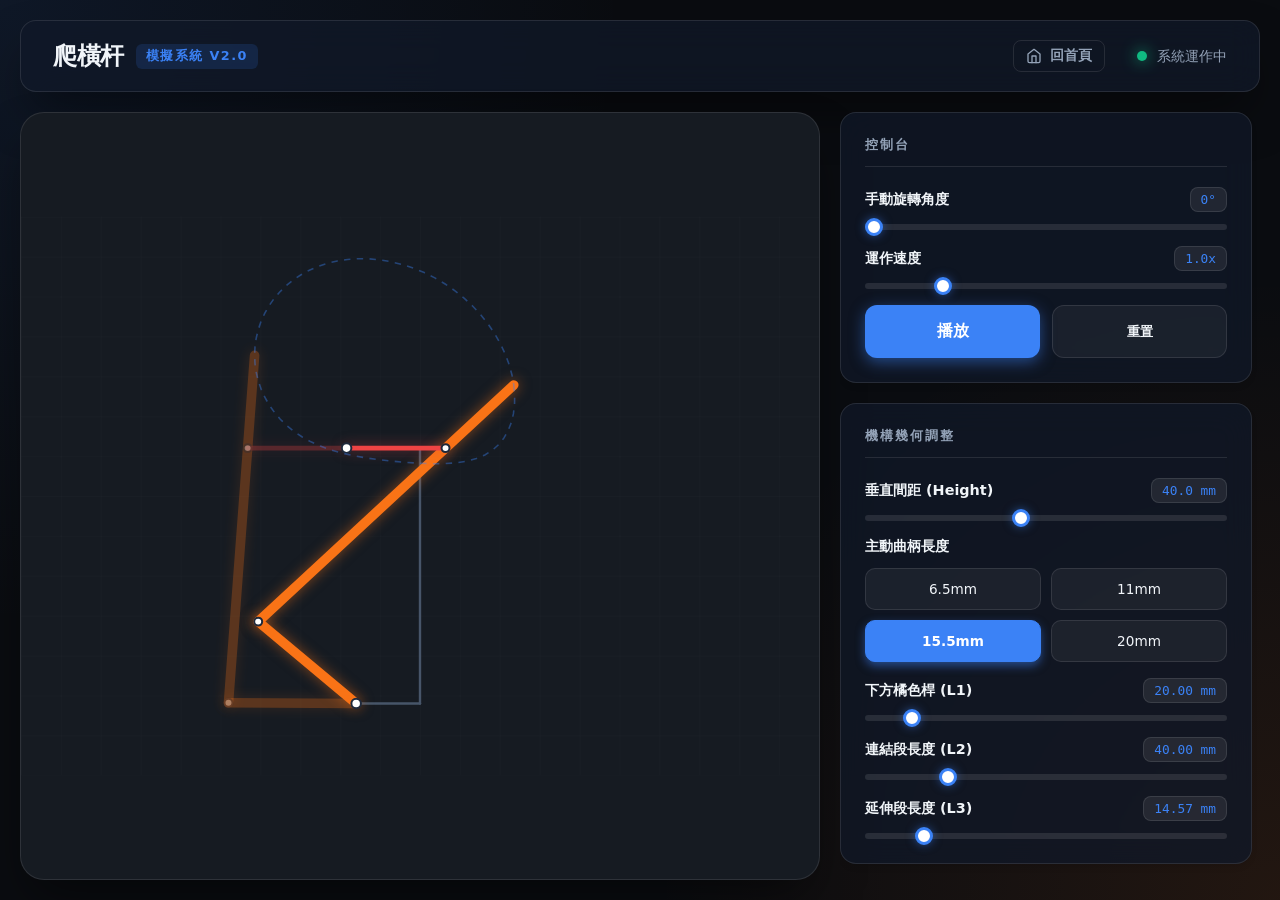
<file: 爬橫杆/mechanism.html>
<!DOCTYPE html>
<html lang="zh-TW">

<head>
    <meta charset="UTF-8">
    <meta name="viewport" content="width=device-width, initial-scale=1.0">
    <title>爬橫杆 模擬系統 | 工程儀表板</title>
    <style>
        :root {
            --bg-color: #0a0c10;
            --card-bg: rgba(17, 25, 40, 0.75);
            --surface: rgba(255, 255, 255, 0.05);
            --border: rgba(255, 255, 255, 0.1);
            --text-main: #f1f5f9;
            --text-muted: #94a3b8;
            --primary: #3b82f6;
            --primary-glow: rgba(59, 130, 246, 0.5);
            --accent-red: #ef4444;
            --accent-orange: #f97316;
            --accent-green: #10b981;
            --radius-lg: 24px;
            --radius-md: 16px;
            --shadow-xl: 0 25px 50px -12px rgba(0, 0, 0, 0.5);
        }

        * {
            box-sizing: border-box;
            margin: 0;
            padding: 0;
            font-family: 'Inter', "Microsoft JhengHei", system-ui, -apple-system, sans-serif;
        }

        body {
            background-color: var(--bg-color);
            color: var(--text-main);
            height: 100vh;
            overflow: hidden;
            background-image:
                radial-gradient(circle at 0% 0%, rgba(59, 130, 246, 0.1) 0%, transparent 40%),
                radial-gradient(circle at 100% 100%, rgba(249, 115, 22, 0.1) 0%, transparent 40%);
        }

        .app-shell {
            display: grid;
            grid-template-columns: 1fr 420px;
            grid-template-rows: 72px 1fr;
            height: 100vh;
            padding: 20px;
            gap: 20px;
        }

        header {
            grid-column: 1 / -1;
            background: var(--card-bg);
            backdrop-filter: blur(16px);
            border: 1px solid var(--border);
            border-radius: var(--radius-md);
            display: flex;
            align-items: center;
            justify-content: space-between;
            padding: 0 32px;
            box-shadow: var(--shadow-xl);
        }

        .logo {
            display: flex;
            align-items: center;
            gap: 12px;
            font-weight: 800;
            font-size: 1.5rem;
            letter-spacing: -0.5px;
        }

        .logo span {
            color: var(--primary);
            font-size: 0.8rem;
            background: rgba(59, 130, 246, 0.15);
            padding: 4px 10px;
            border-radius: 6px;
            text-transform: uppercase;
            letter-spacing: 1.5px;
        }

        .status-indicators {
            display: flex;
            gap: 32px;
        }

        .status-item {
            display: flex;
            align-items: center;
            gap: 10px;
            font-size: 0.9rem;
            color: var(--text-muted);
            font-weight: 500;
        }

        .dot {
            width: 10px;
            height: 10px;
            border-radius: 50%;
            background: var(--accent-green);
            box-shadow: 0 0 15px var(--accent-green);
        }

        .dot.jammed {
            background: var(--accent-red);
            box-shadow: 0 0 15px var(--accent-red);
            animation: pulse 0.8s infinite;
        }

        @keyframes pulse {
            0% {
                opacity: 1;
                transform: scale(1);
            }

            50% {
                opacity: 0.5;
                transform: scale(1.2);
            }

            100% {
                opacity: 1;
                transform: scale(1);
            }
        }

        .viewport-container {
            position: relative;
            background: #161b22;
            border: 1px solid var(--border);
            border-radius: var(--radius-lg);
            overflow: hidden;
            box-shadow: var(--shadow-xl);
        }

        #mechanism-svg {
            width: 100%;
            height: 100%;
            display: block;
        }

        .sidebar {
            display: flex;
            flex-direction: column;
            gap: 20px;
            overflow-y: auto;
            padding-right: 8px;
        }

        .sidebar::-webkit-scrollbar {
            width: 6px;
        }

        .sidebar::-webkit-scrollbar-thumb {
            background: var(--border);
            border-radius: 10px;
        }

        .card {
            background: var(--card-bg);
            backdrop-filter: blur(16px);
            border: 1px solid var(--border);
            border-radius: var(--radius-md);
            padding: 24px;
            display: flex;
            flex-direction: column;
            gap: 16px;
            box-shadow: 0 4px 6px -1px rgba(0, 0, 0, 0.1);
        }

        .card-header {
            font-size: 0.8rem;
            font-weight: 800;
            color: var(--text-muted);
            text-transform: uppercase;
            letter-spacing: 2px;
            border-bottom: 1px solid var(--border);
            padding-bottom: 12px;
            margin-bottom: 4px;
        }

        .control-item {
            display: flex;
            flex-direction: column;
            gap: 12px;
        }

        .control-label-row {
            display: flex;
            justify-content: space-between;
            align-items: center;
        }

        .control-label {
            font-size: 0.9rem;
            color: var(--text-main);
            font-weight: 600;
        }

        .badge {
            background: rgba(255, 255, 255, 0.08);
            border: 1px solid var(--border);
            padding: 4px 10px;
            border-radius: 8px;
            font-family: 'JetBrains Mono', monospace;
            font-size: 0.8rem;
            color: var(--primary);
        }

        input[type="range"] {
            -webkit-appearance: none;
            height: 6px;
            background: rgba(255, 255, 255, 0.1);
            border-radius: 3px;
            width: 100%;
            outline: none;
        }

        input[type="range"]::-webkit-slider-thumb {
            -webkit-appearance: none;
            width: 18px;
            height: 18px;
            background: #fff;
            border-radius: 50%;
            cursor: pointer;
            border: 3px solid var(--primary);
            box-shadow: 0 0 10px var(--primary-glow);
            transition: all 0.2s cubic-bezier(0.175, 0.885, 0.32, 1.275);
        }

        input[type="range"]::-webkit-slider-thumb:hover {
            transform: scale(1.2);
            box-shadow: 0 0 15px var(--primary-glow);
        }

        .btn-primary {
            background: var(--primary);
            border: none;
            color: #fff;
            padding: 16px;
            border-radius: 12px;
            font-weight: 700;
            font-size: 1rem;
            cursor: pointer;
            transition: all 0.2s;
            box-shadow: 0 4px 15px var(--primary-glow);
        }

        .btn-primary:hover {
            filter: brightness(1.1);
            transform: translateY(-1px);
        }

        .btn-primary:active {
            transform: translateY(0);
        }

        .btn-secondary {
            background: rgba(255, 255, 255, 0.05);
            border: 1px solid var(--border);
            color: var(--text-main);
            padding: 16px;
            border-radius: 12px;
            font-weight: 600;
            cursor: pointer;
            transition: all 0.2s;
        }

        .btn-secondary:hover {
            background: rgba(255, 255, 255, 0.1);
            border-color: rgba(255, 255, 255, 0.2);
        }

        .button-grid {
            display: grid;
            grid-template-columns: repeat(2, 1fr);
            gap: 10px;
        }

        .crank-btn {
            background: rgba(255, 255, 255, 0.05);
            border: 1px solid var(--border);
            color: var(--text-main);
            padding: 12px;
            border-radius: 10px;
            font-size: 0.85rem;
            font-weight: 500;
            cursor: pointer;
            transition: all 0.2s;
            text-align: center;
        }

        .crank-btn:hover {
            background: rgba(255, 255, 255, 0.1);
            border-color: rgba(255, 255, 255, 0.2);
        }

        .crank-btn.active {
            background: var(--primary);
            border-color: var(--primary);
            color: #fff;
            font-weight: 700;
            box-shadow: 0 4px 10px var(--primary-glow);
        }

        /* SVG Styles */
        .frame-line {
            stroke: #475569;
            stroke-width: 3;
            stroke-linecap: round;
        }

        .dimension-line {
            stroke: #334155;
            stroke-width: 1.5;
            stroke-dasharray: 4 4;
        }

        .red-line {
            stroke: var(--accent-red);
            stroke-width: 6;
            stroke-linecap: round;
            filter: drop-shadow(0 0 8px rgba(239, 68, 68, 0.5));
        }

        .orange-line {
            stroke: var(--accent-orange);
            stroke-width: 12;
            stroke-linecap: round;
            filter: drop-shadow(0 0 8px rgba(249, 115, 22, 0.5));
        }

        .pivot {
            fill: #fff;
            stroke: #1e293b;
            stroke-width: 2.5;
        }

        .bar-point {
            fill: #334155;
            stroke: #475569;
            stroke-width: 2;
        }
    </style>
</head>

<body>
    <div class="app-shell">
        <header>
            <div class="logo">
                爬橫杆 <span>模擬系統 V2.0</span>
            </div>
            <div class="status-indicators">
                <a href="../index.html" style="text-decoration: none; color: var(--text-muted); font-size: 0.85rem; font-weight: 600; padding: 6px 12px; border: 1px solid var(--border); border-radius: 8px; transition: all 0.2s; display: flex; align-items: center; gap: 8px;" onmouseover="this.style.borderColor='var(--primary)'; this.style.color='var(--primary)'" onmouseout="this.style.borderColor='var(--border)'; this.style.color='var(--text-muted)'">
                    <svg width="16" height="16" viewBox="0 0 24 24" fill="none" stroke="currentColor" stroke-width="2" stroke-linecap="round" stroke-linejoin="round"><path d="M3 9l9-7 9 7v11a2 2 0 0 1-2 2H5a2 2 0 0 1-2-2z"></path><polyline points="9 22 9 12 15 12 15 22"></polyline></svg>
                    回首頁
                </a>
                <div class="status-item">
                    <div id="status-dot" class="dot"></div>
                    <span id="status-text">系統運作中</span>
                </div>
            </div>
        </header>

        <div class="viewport-container">
            <svg viewBox="0 0 1000 700" id="mechanism-svg">
                <defs>
                    <pattern id="grid" width="50" height="50" patternUnits="userSpaceOnUse">
                        <path d="M 50 0 L 0 0 0 50" fill="none" stroke="rgba(255,255,255,0.03)" stroke-width="1" />
                    </pattern>
                </defs>
                <rect width="100%" height="100%" fill="url(#grid)" />

                <g id="world-group">
                    <!-- 移除橫杆點 -->
                </g>

                <g id="mechanism-group">
                    <!-- 主架構 (根據圖片 40mm, 11.5mm, 10mm) -->
                    <line id="frame-v" class="frame-line" />
                    <line id="frame-t" class="frame-line" />
                    <line id="frame-b" class="frame-line" />

                    <!-- 標註線 -->
                    <g id="dim-group"></g>

                    <!-- 第一組連桿 (主) -->
                    <line id="orange-link-1" class="orange-line" />
                    <line id="orange-link-2" class="orange-line" />
                    <line id="red-crank" class="red-line" />

                    <!-- 第二組連桿 (180度相位) -->
                    <line id="orange-link-1-2" class="orange-line" style="opacity: 0.3;" />
                    <line id="orange-link-2-2" class="orange-line" style="opacity: 0.3;" />
                    <line id="red-crank-2" class="red-line" style="opacity: 0.3;" />

                    <!-- 支點 -->
                    <circle id="pivot-top" r="6" class="pivot" />
                    <circle id="pivot-bottom" r="6" class="pivot" />
                    <circle id="pivot-joint" r="5" class="pivot" fill="var(--accent-red)" />
                    <circle id="pivot-joint-2" r="5" class="pivot" fill="var(--accent-red)" style="opacity: 0.3;" />
                    <circle id="pivot-k" r="5" class="pivot" fill="var(--accent-orange)" />
                    <circle id="pivot-k-2" r="5" class="pivot" fill="var(--accent-orange)" style="opacity: 0.3;" />
                </g>

                <!-- 軌跡 -->
                <path id="trajectory" fill="none" stroke="rgba(59, 130, 246, 0.4)" stroke-width="2"
                    stroke-dasharray="8 8" />
            </svg>
        </div>

        <aside class="sidebar">
            <div class="card">
                <div class="card-header">控制台</div>
                <div class="control-item">
                    <div class="control-label-row">
                        <label class="control-label">手動旋轉角度</label>
                        <span class="badge" id="angle-val">0°</span>
                    </div>
                    <input type="range" id="angle-slider" min="0" max="360" value="0">
                </div>
                <div class="control-item">
                    <div class="control-label-row">
                        <label class="control-label">運作速度</label>
                        <span class="badge" id="speed-val">1.0x</span>
                    </div>
                    <input type="range" id="speed-slider" min="0" max="5" value="1" step="0.1">
                </div>
                <div style="display: grid; grid-template-columns: 1fr 1fr; gap: 12px;">
                    <button id="play-pause-btn" class="btn-primary">播放</button>
                    <button id="reset-btn" class="btn-secondary">重置</button>
                </div>
            </div>

            <div class="card">
                <div class="card-header">機構幾何調整</div>
                <div class="control-item">
                    <div class="control-label-row">
                        <label class="control-label">垂直間距 (Height)</label>
                        <span class="badge" id="h-val">40.0 mm</span>
                    </div>
                    <input type="range" id="h-slider" min="10" max="80" value="40" step="0.5">
                </div>
                <div class="control-item">
                    <label class="control-label">主動曲柄長度</label>
                    <div class="button-grid" id="crank-buttons">
                        <div class="crank-btn" data-val="6.5">6.5mm</div>
                        <div class="crank-btn" data-val="11">11mm</div>
                        <div class="crank-btn active" data-val="15.5">15.5mm</div>
                        <div class="crank-btn" data-val="20">20mm</div>
                    </div>
                </div>
                <div class="control-item">
                    <div class="control-label-row">
                        <label class="control-label">下方橘色桿 (L1)</label>
                        <span class="badge" id="l1-val">20.00 mm</span>
                    </div>
                    <input type="range" id="l1-slider" min="10" max="100" value="20" step="0.01">
                </div>
                <div class="control-item">
                    <div class="control-label-row">
                        <label class="control-label">連結段長度 (L2)</label>
                        <span class="badge" id="l2-val">40.00 mm</span>
                    </div>
                    <input type="range" id="l2-slider" min="10" max="150" value="40" step="0.01">
                </div>
                <div class="control-item">
                    <div class="control-label-row">
                        <label class="control-label">延伸段長度 (L3)</label>
                        <span class="badge" id="l3-val">14.57 mm</span>
                    </div>
                    <input type="range" id="l3-slider" min="0" max="100" value="14.57" step="0.01">
                </div>
            </div>
        </aside>
    </div>

    <script>
        // Constants
        const scale = 8;
        const centerX = 500;
        const centerY = 450;

        // Elements
        const frameV = document.getElementById('frame-v');
        const frameT = document.getElementById('frame-t');
        const frameB = document.getElementById('frame-b');
        const pivotTop = document.getElementById('pivot-top');
        const pivotBottom = document.getElementById('pivot-bottom');
        const pivotJoint = document.getElementById('pivot-joint');
        const pivotJoint2 = document.getElementById('pivot-joint-2');
        const pivotK = document.getElementById('pivot-k');
        const pivotK2 = document.getElementById('pivot-k-2');
        const redCrank = document.getElementById('red-crank');
        const redCrank2 = document.getElementById('red-crank-2');
        const orangeLink1 = document.getElementById('orange-link-1');
        const orangeLink1_2 = document.getElementById('orange-link-1-2');
        const orangeLink2 = document.getElementById('orange-link-2');
        const orangeLink2_2 = document.getElementById('orange-link-2-2');
        const trajectory = document.getElementById('trajectory');
        const worldGroup = document.getElementById('world-group');

        const hSlider = document.getElementById('h-slider');
        const crankButtons = document.querySelectorAll('#crank-buttons .crank-btn');
        const l1Slider = document.getElementById('l1-slider');
        const l2Slider = document.getElementById('l2-slider');
        const l3Slider = document.getElementById('l3-slider');
        const angleSlider = document.getElementById('angle-slider');
        const speedSlider = document.getElementById('speed-slider');
        const playBtn = document.getElementById('play-pause-btn');
        const resetBtn = document.getElementById('reset-btn');

        const hVal = document.getElementById('h-val');
        const l1Val = document.getElementById('l1-val');
        const l2Val = document.getElementById('l2-val');
        const l3Val = document.getElementById('l3-val');
        const angleVal = document.getElementById('angle-val');
        const speedVal = document.getElementById('speed-val');

        let isPlaying = false;
        let angle = 0;
        let groundX = 0;
        let currentCrankValue = 15.5;

        function update() {
            const h = parseFloat(hSlider.value);
            const wt = 11.5;
            const wb = 10.0;
            const cLen = currentCrankValue;
            const l1Len = parseFloat(l1Slider.value);
            const l2Len = parseFloat(l2Slider.value);
            const l3Len = parseFloat(l3Slider.value);

            hVal.textContent = h.toFixed(1) + ' mm';
            l1Val.textContent = l1Len.toFixed(2) + ' mm';
            l2Val.textContent = l2Len.toFixed(2) + ' mm';
            l3Val.textContent = l3Len.toFixed(2) + ' mm';

            const bx = centerX - wb * scale;
            const by = centerY + (h / 2) * scale;
            const tx = centerX - wt * scale;
            const ty = centerY - (h / 2) * scale;
            const fx = centerX;

            frameV.setAttribute('x1', fx); frameV.setAttribute('y1', ty);
            frameV.setAttribute('x2', fx); frameV.setAttribute('y2', by);
            frameT.setAttribute('x1', fx); frameT.setAttribute('y1', ty);
            frameT.setAttribute('x2', tx); frameT.setAttribute('y2', ty);
            frameB.setAttribute('x1', fx); frameB.setAttribute('y1', by);
            frameB.setAttribute('x2', bx); frameB.setAttribute('y2', by);

            pivotBottom.setAttribute('cx', bx); pivotBottom.setAttribute('cy', by);
            pivotTop.setAttribute('cx', tx); pivotTop.setAttribute('cy', ty);

            // Crank Joint J
            const rad = angle * Math.PI / 180;
            const jx = tx + cLen * scale * Math.cos(rad);
            const jy = ty + cLen * scale * Math.sin(rad);

            pivotJoint.setAttribute('cx', jx); pivotJoint.setAttribute('cy', jy);
            redCrank.setAttribute('x1', tx); redCrank.setAttribute('y1', ty);
            redCrank.setAttribute('x2', jx); redCrank.setAttribute('y2', jy);

            // Solve for K (intersection of circle at B and J)
            // Circle 1: (bx, by) radius L1
            // Circle 2: (jx, jy) radius L2
            const l1px = l1Len * scale;
            const l2px = l2Len * scale;

            // Crank Joint J2 (180 deg offset) for jam check
            const rad2 = (angle + 180) * Math.PI / 180;
            const jx2 = tx + cLen * scale * Math.cos(rad2);
            const jy2 = ty + cLen * scale * Math.sin(rad2);
            const dx2 = jx2 - bx, dy2 = jy2 - by;
            const d2 = Math.sqrt(dx2 * dx2 + dy2 * dy2);

            const dx = jx - bx;
            const dy = jy - by;
            const d = Math.sqrt(dx * dx + dy * dy);

            const statusDot = document.getElementById('status-dot');
            const statusText = document.getElementById('status-text');

            const isJammed1 = d > l1px + l2px || d < Math.abs(l1px - l2px);
            const isJammed2 = d2 > l1px + l2px || d2 < Math.abs(l1px - l2px);

            if (isJammed1 || isJammed2) {
                // Jammed
                if (statusDot) statusDot.classList.add('jammed');
                if (statusText) statusText.textContent = '機構幾何卡死';
                if (isPlaying) {
                    isPlaying = false;
                    playBtn.textContent = '播放';
                }
                return;
            } else {
                if (statusDot) statusDot.classList.remove('jammed');
            }

            const a = (l1px * l1px - l2px * l2px + d * d) / (2 * d);
            const h_tri = Math.sqrt(Math.max(0, l1px * l1px - a * a));
            const x2 = bx + a * dx / d;
            const y2 = by + a * dy / d;

            // Two solutions, we want the one that goes "outward" (right)
            const kx = x2 + h_tri * dy / d;
            const ky = y2 - h_tri * dx / d;

            pivotK.setAttribute('cx', kx); pivotK.setAttribute('cy', ky);
            orangeLink1.setAttribute('x1', bx); orangeLink1.setAttribute('y1', by);
            orangeLink1.setAttribute('x2', kx); orangeLink1.setAttribute('y2', ky);

            // Link 2 from K through J to tip E
            const dkjX = jx - kx;
            const dkjY = jy - ky;
            const dkj = Math.sqrt(dkjX * dkjX + dkjY * dkjY);

            const totalL2L3 = (l2Len + l3Len) * scale;
            const ex = kx + (dkjX / dkj) * totalL2L3;
            const ey = ky + (dkjY / dkj) * totalL2L3;

            orangeLink2.setAttribute('x1', kx); orangeLink2.setAttribute('y1', ky);
            orangeLink2.setAttribute('x2', ex); orangeLink2.setAttribute('y2', ey);

            // 第二組更新 (180度相位)
            pivotJoint2.setAttribute('cx', jx2); pivotJoint2.setAttribute('cy', jy2);
            redCrank2.setAttribute('x1', tx); redCrank2.setAttribute('y1', ty);
            redCrank2.setAttribute('x2', jx2); redCrank2.setAttribute('y2', jy2);

            if (!isJammed2) {
                const a2 = (l1px * l1px - l2px * l2px + d2 * d2) / (2 * d2);
                const h_tri2 = Math.sqrt(Math.max(0, l1px * l1px - a2 * a2));
                const x2_2 = bx + a2 * dx2 / d2;
                const y2_2 = by + a2 * dy2 / d2;
                const kx2 = x2_2 + h_tri2 * dy2 / d2;
                const ky2 = y2_2 - h_tri2 * dx2 / d2;

                pivotK2.setAttribute('cx', kx2); pivotK2.setAttribute('cy', ky2);
                orangeLink1_2.setAttribute('x1', bx); orangeLink1_2.setAttribute('y1', by);
                orangeLink1_2.setAttribute('x2', kx2); orangeLink1_2.setAttribute('y2', ky2);

                const dkjX2 = jx2 - kx2, dkjY2 = jy2 - ky2;
                const dkj2 = Math.sqrt(dkjX2 * dkjX2 + dkjY2 * dkjY2);
                const ex2 = kx2 + (dkjX2 / dkj2) * totalL2L3;
                const ey2 = ky2 + (dkjY2 / dkj2) * totalL2L3;

                orangeLink2_2.setAttribute('x1', kx2); orangeLink2_2.setAttribute('y1', ky2);
                orangeLink2_2.setAttribute('x2', ex2); orangeLink2_2.setAttribute('y2', ey2);
            }

            // Update Trajectory
            let path = "";
            for (let i = 0; i <= 360; i += 5) {
                const r = i * Math.PI / 180;
                const tjx = tx + cLen * scale * Math.cos(r);
                const tjy = ty + cLen * scale * Math.sin(r);

                const tdx = tjx - bx;
                const tdy = tjy - by;
                const td = Math.sqrt(tdx * tdx + tdy * tdy);

                if (td <= l1px + l2px && td >= Math.abs(l1px - l2px)) {
                    const ta = (l1px * l1px - l2px * l2px + td * td) / (2 * td);
                    const th_tri = Math.sqrt(Math.max(0, l1px * l1px - ta * ta));
                    const tx2 = bx + ta * tdx / td;
                    const ty2 = by + ta * tdy / td;
                    const tkx = tx2 + th_tri * tdy / td;
                    const tky = ty2 - th_tri * tdx / td;

                    const tdkjX = tjx - tkx;
                    const tdkjY = tjy - tky;
                    const tdkj = Math.sqrt(tdkjX * tdkjX + tdkjY * tdkjY);

                    const tex = tkx + (tdkjX / tdkj) * totalL2L3;
                    const tey = tky + (tdkjY / tdkj) * totalL2L3;
                    path += (path === "" ? 'M' : 'L') + ` ${tex} ${tey}`;
                }
            }
            trajectory.setAttribute('d', path);
        }

        function animate() {
            if (isPlaying) {
                angle = (angle + parseFloat(speedSlider.value)) % 360;
                angleSlider.value = angle;
                angleVal.textContent = Math.round(angle) + '°';
            }
            update();
            requestAnimationFrame(animate);
        }

        // Event Listeners
        [hSlider, l1Slider, l2Slider, l3Slider].forEach(s => s.addEventListener('input', update));

        crankButtons.forEach(btn => {
            btn.addEventListener('click', () => {
                crankButtons.forEach(b => b.classList.remove('active'));
                btn.classList.add('active');
                currentCrankValue = parseFloat(btn.dataset.val);
                update();
            });
        });

        angleSlider.addEventListener('input', (e) => {
            angle = parseFloat(e.target.value);
            angleVal.textContent = angle + '°';
            isPlaying = false;
            playBtn.textContent = "播放";
            update();
        });

        speedSlider.addEventListener('input', (e) => {
            speedVal.textContent = parseFloat(e.target.value).toFixed(1) + 'x';
        });

        playBtn.addEventListener('click', () => {
            isPlaying = !isPlaying;
            playBtn.textContent = isPlaying ? "暫停" : "播放";
        });

        resetBtn.addEventListener('click', () => {
            angle = 0;
            angleSlider.value = 0;
            angleVal.textContent = '0°';
            groundX = 0;
            update();
        });

        // Initialize
        update();
        animate();

    </script>
</body>

</html>
</file>
<file: index.css>
/* index.css */
@import url('https://fonts.googleapis.com/css2?family=Inter:wght@300;400;600;800&family=JetBrains+Mono&display=swap');

:root {
    --bg-color: #0a0a0c;
    --card-bg: rgba(255, 255, 255, 0.03);
    --card-border: rgba(255, 255, 255, 0.1);
    --primary-glow: #3b82f6;
    --secondary-glow: #8b5cf6;
    --text-main: #f8fafc;
    --text-muted: #94a3b8;
    --accent: #60a5fa;
}

* {
    margin: 0;
    padding: 0;
    box-sizing: border-box;
}

body {
    font-family: 'Inter', -apple-system, sans-serif;
    background-color: var(--bg-color);
    color: var(--text-main);
    min-height: 100vh;
    display: flex;
    flex-direction: column;
    align-items: center;
    justify-content: center;
    overflow-x: hidden;
}

/* Background Animation */
.bg-blobs {
    position: fixed;
    top: 0;
    left: 0;
    width: 100%;
    height: 100%;
    z-index: -1;
    overflow: hidden;
}

.blob {
    position: absolute;
    width: 500px;
    height: 500px;
    background: radial-gradient(circle, var(--primary-glow) 0%, transparent 70%);
    filter: blur(80px);
    opacity: 0.15;
    border-radius: 50%;
    animation: move 20s infinite alternate;
}

.blob-2 {
    background: radial-gradient(circle, var(--secondary-glow) 0%, transparent 70%);
    right: -100px;
    bottom: -100px;
    animation-delay: -5s;
}

@keyframes move {
    from { transform: translate(-10%, -10%); }
    to { transform: translate(10%, 10%); }
}

header {
    text-align: center;
    margin-bottom: 4rem;
    z-index: 1;
}

h1 {
    font-size: 4rem;
    font-weight: 800;
    letter-spacing: -0.05em;
    background: linear-gradient(135deg, #fff 0%, #94a3b8 100%);
    -webkit-background-clip: text;
    -webkit-text-fill-color: transparent;
    margin-bottom: 1rem;
}

p.subtitle {
    color: var(--text-muted);
    font-size: 1.2rem;
    font-weight: 400;
}

.grid {
    display: grid;
    grid-template-columns: repeat(auto-fit, minmax(320px, 1fr));
    gap: 2rem;
    width: 90%;
    max-width: 1000px;
    z-index: 1;
}

.card {
    position: relative;
    background: var(--card-bg);
    border: 1px solid var(--card-border);
    border-radius: 24px;
    padding: 2rem;
    text-decoration: none;
    color: inherit;
    transition: all 0.4s cubic-bezier(0.23, 1, 0.32, 1);
    backdrop-filter: blur(12px);
    overflow: hidden;
}

.card::before {
    content: '';
    position: absolute;
    top: 0;
    left: 0;
    width: 100%;
    height: 100%;
    background: linear-gradient(135deg, rgba(59, 130, 246, 0.1) 0%, transparent 100%);
    opacity: 0;
    transition: opacity 0.4s ease;
}

.card:hover {
    transform: translateY(-8px);
    border-color: var(--accent);
    box-shadow: 0 20px 40px rgba(0, 0, 0, 0.4), 0 0 20px rgba(59, 130, 246, 0.2);
}

.card:hover::before {
    opacity: 1;
}

.card-icon {
    width: 60px;
    height: 60px;
    background: rgba(255, 255, 255, 0.05);
    border-radius: 16px;
    display: flex;
    align-items: center;
    justify-content: center;
    margin-bottom: 1.5rem;
    font-size: 2rem;
}

.card h2 {
    font-size: 1.75rem;
    font-weight: 600;
    margin-bottom: 0.75rem;
}

.card p {
    color: var(--text-muted);
    line-height: 1.6;
    margin-bottom: 1.5rem;
}

.card .tag {
    display: inline-block;
    padding: 4px 12px;
    background: rgba(59, 130, 246, 0.1);
    color: var(--accent);
    border-radius: 100px;
    font-size: 0.8rem;
    font-weight: 600;
    text-transform: uppercase;
    letter-spacing: 0.05em;
}

.card .arrow {
    position: absolute;
    right: 2rem;
    bottom: 2rem;
    font-size: 1.5rem;
    transform: translateX(-10px);
    opacity: 0;
    transition: all 0.3s ease;
}

.card:hover .arrow {
    transform: translateX(0);
    opacity: 1;
}

footer {
    margin-top: 6rem;
    color: var(--text-muted);
    font-size: 0.9rem;
    letter-spacing: 0.05em;
    font-family: 'JetBrains Mono', monospace;
}

@media (max-width: 768px) {
    h1 { font-size: 2.5rem; }
    .grid { grid-template-columns: 1fr; }
}
</file>
